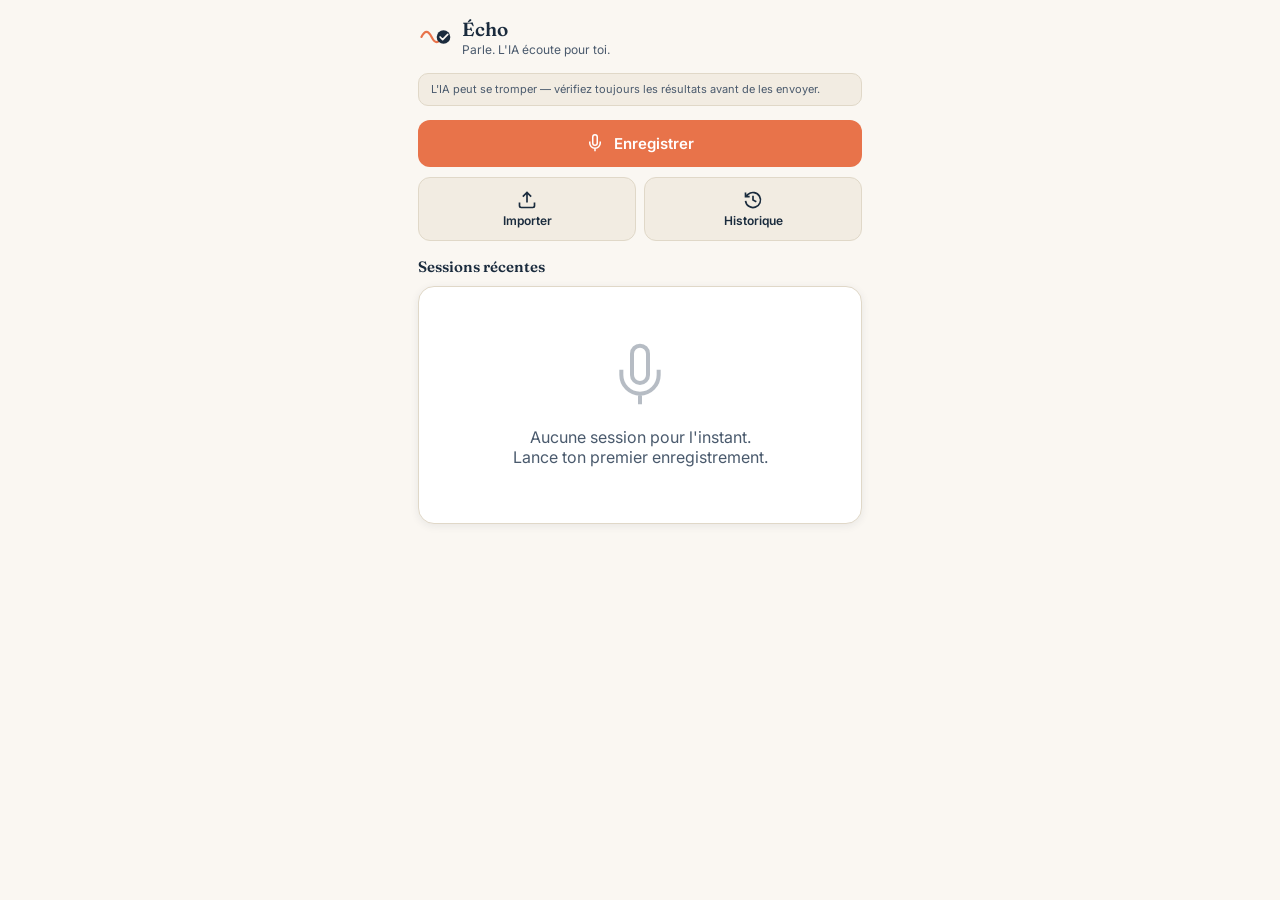
<file: index.html>
<!DOCTYPE html>
<html lang="fr">
<head>
<meta charset="UTF-8">
<meta name="viewport" content="width=device-width, initial-scale=1.0, maximum-scale=1.0, viewport-fit=cover">
<title>Écho</title>
<meta name="theme-color" content="#E8734A">
<link rel="manifest" href="/manifest.json">
<link rel="icon" href="/icon-192.png" type="image/png">
<link rel="apple-touch-icon" href="/icon-192.png">
<link rel="preconnect" href="https://fonts.googleapis.com">
<link href="https://fonts.googleapis.com/css2?family=Fraunces:wght@500;600;700&family=Inter:wght@400;500;600;700&display=swap" rel="stylesheet">
<link rel="stylesheet" href="/style.css">
</head>
<body>
<div class="container">
  <div class="header">
    <svg class="logo" viewBox="0 0 40 40" fill="none">
      <path d="M4 20 Q10 8, 16 20 T28 20" stroke="#E8734A" stroke-width="2.5" fill="none" stroke-linecap="round"/>
      <circle cx="30" cy="20" r="8" fill="#1A2B3D"/>
      <path d="M26 20l3 3 6-6" stroke="#FAF7F2" stroke-width="2" fill="none" stroke-linecap="round" stroke-linejoin="round"/>
    </svg>
    <div>
      <h1>Écho</h1>
      <div class="tagline">Parle. L'IA écoute pour toi.</div>
    </div>
  </div>

  <div class="disclaimer">
    L'IA peut se tromper — vérifiez toujours les résultats avant de les envoyer.
  </div>

  <div class="btn-row">
    <button class="btn btn-primary" onclick="location.href='/record.html?mode=live'">
      <svg class="btn-icon" viewBox="0 0 24 24" fill="none" stroke="white" stroke-width="2"><path d="M12 1a3 3 0 0 0-3 3v8a3 3 0 0 0 6 0V4a3 3 0 0 0-3-3z"/><path d="M19 10v2a7 7 0 0 1-14 0v-2M12 19v4"/></svg>
      Enregistrer
    </button>
  </div>
  <div class="btn-row">
    <button class="btn btn-secondary btn-compact" onclick="document.getElementById('fileInput').click()">
      <svg class="btn-icon" viewBox="0 0 24 24" fill="none" stroke="#1A2B3D" stroke-width="2"><path d="M21 15v4a2 2 0 0 1-2 2H5a2 2 0 0 1-2-2v-4M17 8l-5-5-5 5M12 3v12"/></svg>
      Importer
    </button>
    <button class="btn btn-secondary btn-compact" onclick="location.href='/history.html'">
      <svg class="btn-icon" viewBox="0 0 24 24" fill="none" stroke="#1A2B3D" stroke-width="2"><path d="M3 3v5h5M3.05 13A9 9 0 1 0 6 5.3L3 8"/><path d="M12 7v5l4 2"/></svg>
      Historique
    </button>
    <input type="file" id="fileInput" accept="audio/*">
  </div>

  <h2 style="font-size: 15px; margin: 16px 0 10px;">Sessions récentes</h2>
  <div class="card" id="recentSessions"></div>
</div>

<script src="/app.js"></script>
<script>
  const sessions = Echo.getSessions().slice(0, 5);
  const container = document.getElementById('recentSessions');

  if (sessions.length === 0) {
    container.innerHTML = `
      <div class="empty-state">
        <svg viewBox="0 0 24 24" fill="none" stroke="#4A5A6D" stroke-width="1.5"><path d="M12 1a3 3 0 0 0-3 3v8a3 3 0 0 0 6 0V4a3 3 0 0 0-3-3z"/><path d="M19 10v2a7 7 0 0 1-14 0v-2M12 19v4"/></svg>
        <div>Aucune session pour l'instant.<br>Lance ton premier enregistrement.</div>
      </div>`;
  } else {
    container.innerHTML = sessions.map(s => `
      <div class="session-item" onclick="location.href='/review.html?id=${s.id}'">
        <div>
          <div class="session-title">${Echo.escapeHtml(s.title || 'Session sans titre')}</div>
          <div class="session-date">${Echo.formatDate(s.date)}</div>
        </div>
        <div class="session-counts">
          <span class="badge">${(s.tasks || []).length} tâches</span>
        </div>
      </div>
    `).join('');
  }

  document.getElementById('fileInput').addEventListener('change', (e) => {
    const file = e.target.files[0];
    if (!file) return;
    const reader = new FileReader();
    reader.onload = () => {
      sessionStorage.setItem('echo_import_data', reader.result);
      sessionStorage.setItem('echo_import_name', file.name);
      sessionStorage.setItem('echo_import_size', String(file.size));
      location.href = '/record.html?mode=import';
    };
    reader.readAsDataURL(file);
  });
</script>
</body>
</html>
</file>
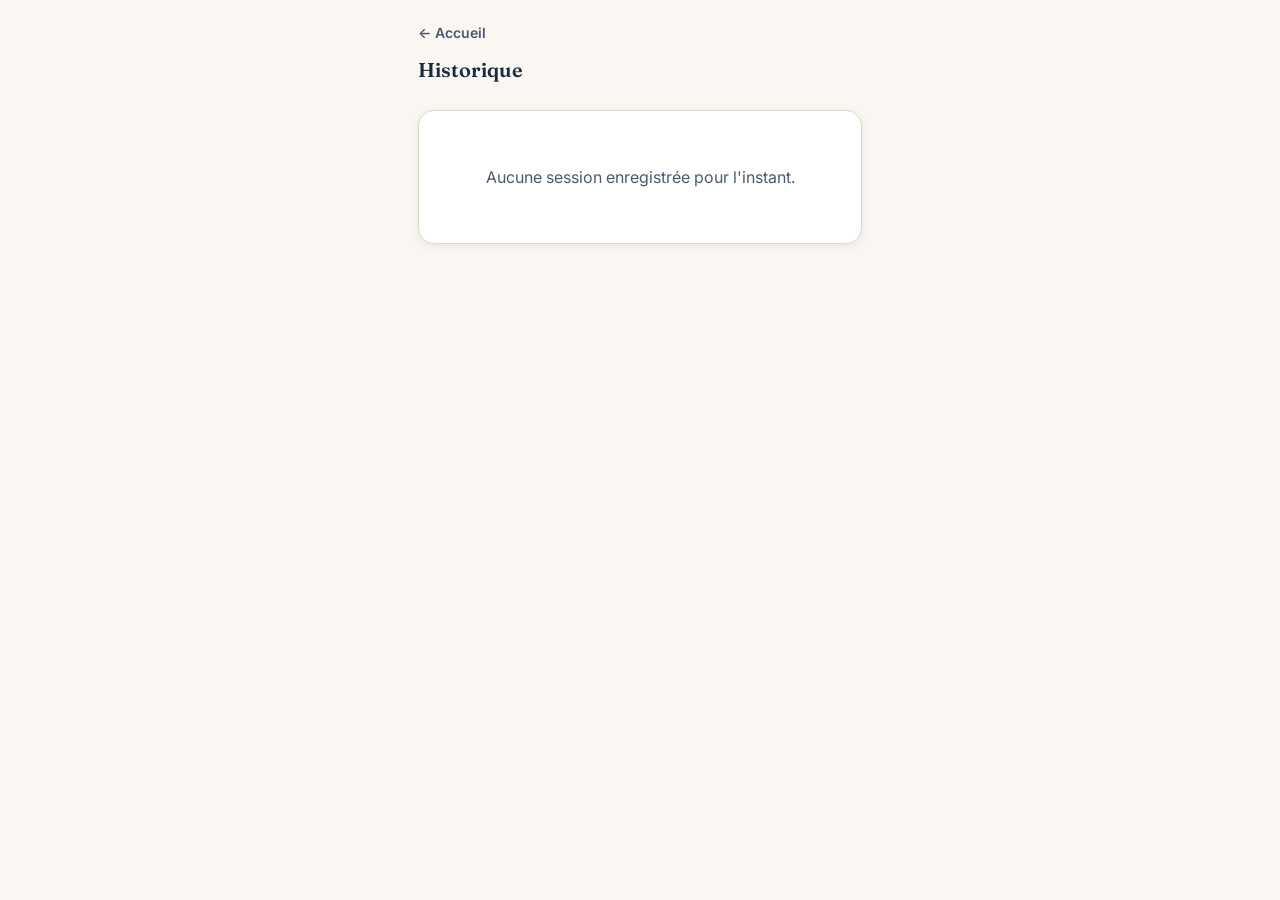
<file: history.html>
<!DOCTYPE html>
<html lang="fr">
<head>
<meta charset="UTF-8">
<meta name="viewport" content="width=device-width, initial-scale=1.0, maximum-scale=1.0, viewport-fit=cover">
<title>Écho — Historique</title>
<meta name="theme-color" content="#E8734A">
<link rel="manifest" href="/manifest.json">
<link rel="icon" href="/icon-192.png" type="image/png">
<link href="https://fonts.googleapis.com/css2?family=Fraunces:wght@500;600;700&family=Inter:wght@400;500;600;700&display=swap" rel="stylesheet">
<link rel="stylesheet" href="/style.css">
</head>
<body>
<div class="container">
  <button class="back-btn" onclick="location.href='/index.html'">← Accueil</button>
  <h1 style="font-size:20px; margin-bottom:16px;">Historique</h1>

  <div class="history-actions">
    <button class="link-btn" id="clearAllBtn">Vider tout l'historique</button>
  </div>

  <div class="card" id="allSessions"></div>
</div>

<script src="/app.js"></script>
<script src="/history.js"></script>
</body>
</html>
</file>
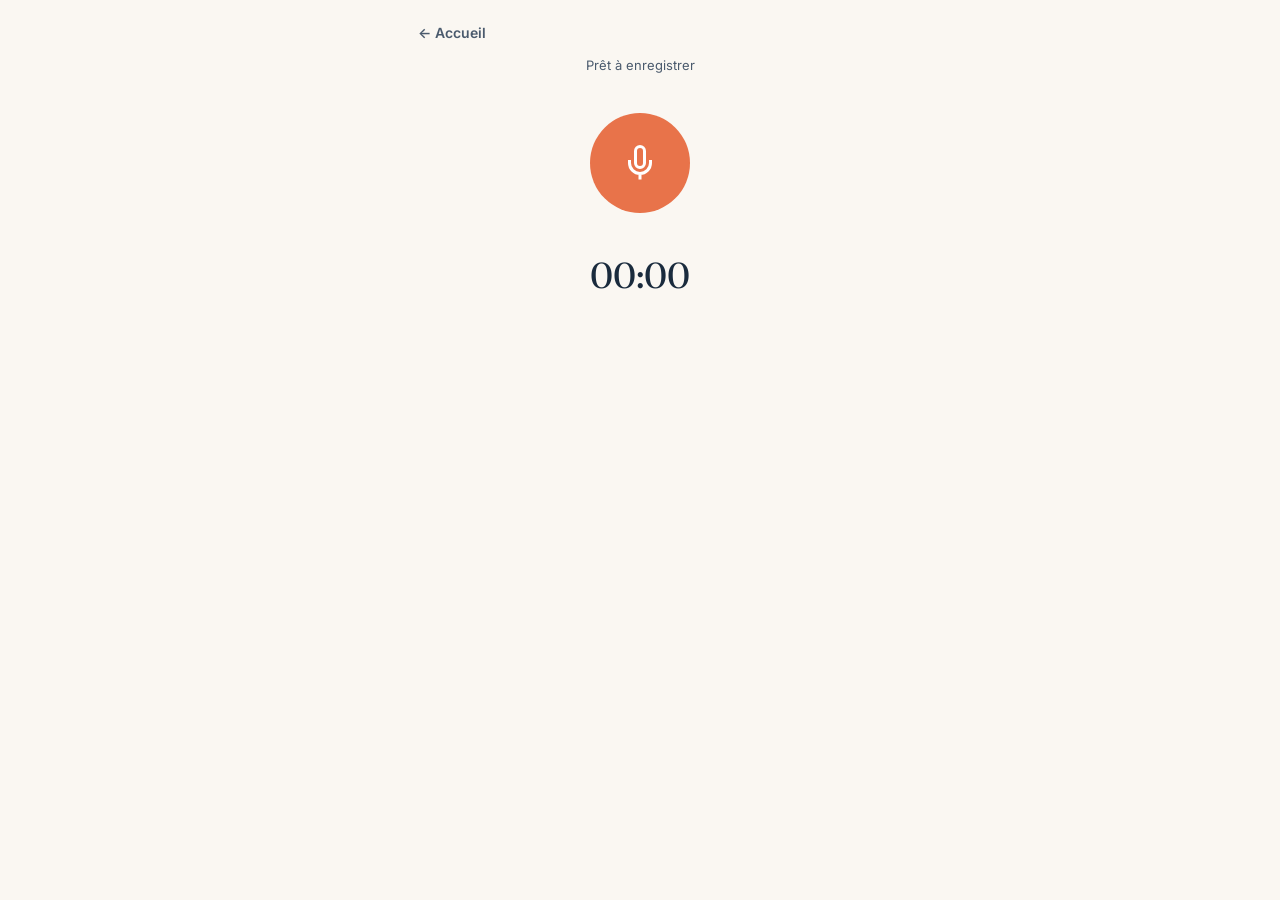
<file: record.html>
<!DOCTYPE html>
<html lang="fr">
<head>
<meta charset="UTF-8">
<meta name="viewport" content="width=device-width, initial-scale=1.0, maximum-scale=1.0, viewport-fit=cover">
<title>Écho — Enregistrement</title>
<meta name="theme-color" content="#E8734A">
<link rel="manifest" href="/manifest.json">
<link rel="icon" href="/icon-192.png" type="image/png">
<link href="https://fonts.googleapis.com/css2?family=Fraunces:wght@500;600;700&family=Inter:wght@400;500;600;700&display=swap" rel="stylesheet">
<link rel="stylesheet" href="/style.css">
</head>
<body>
<div class="container">
  <button class="back-btn" onclick="location.href='/index.html'">← Accueil</button>

  <div id="unsupportedUI" class="card" style="display:none;">
    <div style="color: var(--coral); font-weight: 600; margin-bottom: 8px;">Enregistrement non disponible</div>
    <div style="font-size: 14px; color: var(--ink-soft);">Ton navigateur ne supporte pas l'enregistrement audio (MediaRecorder). Essaie Chrome sur Android, ou importe un fichier audio déjà enregistré depuis l'accueil.</div>
  </div>

  <div id="liveUI" style="display:none;">
    <div class="rec-status" id="recStatus">Prêt à enregistrer</div>
    <button class="record-pulse" id="pulseBtn" aria-label="Démarrer l'enregistrement">
      <svg width="36" height="36" viewBox="0 0 24 24" fill="none" stroke="white" stroke-width="2"><path d="M12 1a3 3 0 0 0-3 3v8a3 3 0 0 0 6 0V4a3 3 0 0 0-3-3z"/><path d="M19 10v2a7 7 0 0 1-14 0v-2M12 19v4"/></svg>
    </button>
    <div class="timer" id="timer">00:00</div>
    <div id="warningBanner"></div>
    <div class="btn-row">
      <button class="btn btn-secondary" id="pauseBtn" style="display:none;">Pause</button>
      <button class="btn btn-primary" id="stopBtn" style="display:none;">Terminer</button>
    </div>
  </div>

  <div id="importUI" style="display:none;">
    <div class="card">
      <div style="font-weight:600; margin-bottom: 8px;">Fichier importé</div>
      <div id="importFileName" style="color: var(--ink-soft); font-size: 14px; margin-bottom: 4px;"></div>
      <div id="importFileSize" style="color: var(--ink-soft); font-size: 12px; margin-bottom: 16px;"></div>
      <div id="importSizeError" style="display:none;"></div>
      <button class="btn btn-primary" id="processImportBtn">Lancer l'analyse</button>
    </div>
  </div>

  <div id="loadingUI" class="loading-state" style="display:none;">
    <div class="spinner"></div>
    <div class="loading-text" id="loadingText">Transcription en cours…</div>
  </div>

  <div id="errorUI" class="card" style="display:none;">
    <div style="color: var(--coral); font-weight: 600; margin-bottom: 8px;">Une erreur est survenue</div>
    <div id="errorMsg" style="font-size: 14px; color: var(--ink-soft); margin-bottom: 16px;"></div>
    <button class="btn btn-secondary" onclick="location.href='/index.html'">Retour à l'accueil</button>
  </div>
</div>

<script src="/app.js"></script>
<script src="/record.js"></script>
</body>
</html>
</file>
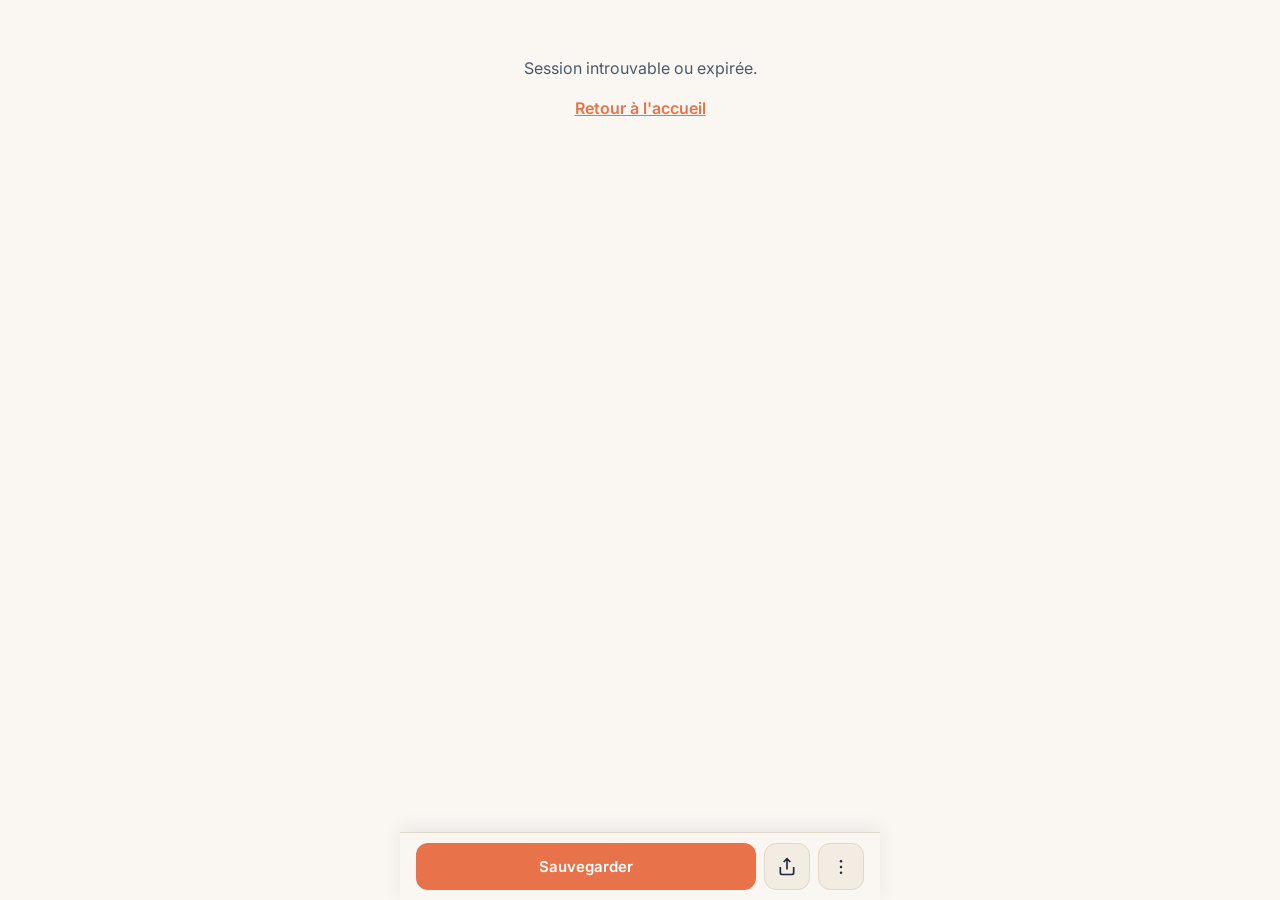
<file: review.html>
<!DOCTYPE html>
<html lang="fr">
<head>
<meta charset="UTF-8">
<meta name="viewport" content="width=device-width, initial-scale=1.0, maximum-scale=1.0, viewport-fit=cover">
<title>Écho — Résultat</title>
<meta name="theme-color" content="#E8734A">
<link rel="manifest" href="/manifest.json">
<link rel="icon" href="/icon-192.png" type="image/png">
<link href="https://fonts.googleapis.com/css2?family=Fraunces:wght@500;600;700&family=Inter:wght@400;500;600;700&display=swap" rel="stylesheet">
<link rel="stylesheet" href="/style.css">
</head>
<body>
<div class="container with-sticky-bar">
  <button class="back-btn" onclick="location.href='/index.html'">← Accueil</button>
  <h1 id="sessionTitle" contenteditable="true" style="font-size:19px; margin-bottom:2px;"></h1>
  <div class="session-date" id="sessionDate" style="margin-bottom:14px;"></div>

  <div class="card">
    <div style="font-weight:600; margin-bottom:6px; font-size:14px;">Résumé</div>
    <div class="summary-box" id="summaryText" contenteditable="true"></div>
  </div>

  <div class="tabs">
    <button class="tab active" data-tab="tasks">✓ Tâches</button>
    <button class="tab" data-tab="decisions">🤝 Décisions</button>
    <button class="tab" data-tab="deadlines">📅 Échéances</button>
  </div>

  <div class="card">
    <div id="tabContent"></div>
    <div class="add-item-row">
      <input type="text" class="add-item-input" id="addItemInput" placeholder="Ajouter manuellement…">
      <button class="add-item-btn" id="addItemBtn">+</button>
    </div>
  </div>
</div>

<div class="sticky-actions">
  <button class="btn btn-primary" id="saveBtn">Sauvegarder</button>
  <button class="sticky-icon-btn" id="shareBtn" aria-label="Partager">
    <svg viewBox="0 0 24 24" fill="none" stroke="#1A2B3D" stroke-width="2"><path d="M4 12v7a2 2 0 0 0 2 2h12a2 2 0 0 0 2-2v-7M16 6l-4-4-4 4M12 2v13"/></svg>
  </button>
  <button class="sticky-icon-btn" id="moreBtn" aria-label="Plus d'options">
    <svg viewBox="0 0 24 24" fill="none" stroke="#1A2B3D" stroke-width="2"><circle cx="12" cy="5" r="1.5" fill="#1A2B3D" stroke="none"/><circle cx="12" cy="12" r="1.5" fill="#1A2B3D" stroke="none"/><circle cx="12" cy="19" r="1.5" fill="#1A2B3D" stroke="none"/></svg>
  </button>
</div>

<div class="more-menu" id="moreMenu" style="display:none;">
  <div class="more-menu-sheet">
    <button class="more-menu-item" id="exportMenuBtn">
      <svg viewBox="0 0 24 24" fill="none" stroke="#1A2B3D" stroke-width="2"><path d="M21 15v4a2 2 0 0 1-2 2H5a2 2 0 0 1-2-2v-4M7 10l5 5 5-5M12 15V3"/></svg>
      Exporter en markdown
    </button>
    <button class="more-menu-item" id="newSessionMenuBtn">
      <svg viewBox="0 0 24 24" fill="none" stroke="#1A2B3D" stroke-width="2"><path d="M12 1a3 3 0 0 0-3 3v8a3 3 0 0 0 6 0V4a3 3 0 0 0-3-3z"/><path d="M19 10v2a7 7 0 0 1-14 0v-2M12 19v4"/></svg>
      Nouvelle réunion
    </button>
    <button class="more-menu-item danger" id="deleteMenuBtn" style="display:none;">
      <svg viewBox="0 0 24 24" fill="none" stroke="#E8734A" stroke-width="2"><path d="M3 6h18M8 6V4a2 2 0 0 1 2-2h4a2 2 0 0 1 2 2v2m3 0v14a2 2 0 0 1-2 2H7a2 2 0 0 1-2-2V6h14z"/></svg>
      Supprimer cette session
    </button>
    <button class="more-menu-item" id="closeMenuBtn" style="color:var(--ink-soft); font-weight:600;">
      Annuler
    </button>
  </div>
</div>

<script src="/app.js"></script>
<script src="/review.js"></script>
</body>
</html>
</file>
<file: style.css>
:root {
  --paper: #FAF7F2;
  --paper-soft: #F2ECE2;
  --ink: #1A2B3D;
  --ink-soft: #4A5A6D;
  --coral: #E8734A;
  --coral-soft: #F5C4AE;
  --gold: #C99A3E;
  --gold-soft: #EFDDB0;
  --sage: #7A9471;
  --sage-soft: #D9E4D2;
  --border: #E0D8C8;
  --shadow: rgba(26, 43, 61, 0.08);
  --radius: 16px;
  --font-serif: 'Fraunces', Georgia, serif;
  --font-sans: 'Inter', -apple-system, sans-serif;
}

* { box-sizing: border-box; margin: 0; padding: 0; -webkit-tap-highlight-color: transparent; }

html, body { height: 100%; }

body {
  background: var(--paper);
  color: var(--ink);
  font-family: var(--font-sans);
  min-height: 100vh;
  padding-bottom: env(safe-area-inset-bottom);
  padding-top: env(safe-area-inset-top);
}

h1, h2, h3, .serif { font-family: var(--font-serif); font-weight: 600; color: var(--ink); }

.container { max-width: 480px; margin: 0 auto; padding: 18px 18px 16px; }
.container.with-sticky-bar { padding-bottom: 96px; }

.header { display: flex; align-items: center; gap: 10px; margin-bottom: 16px; }
.logo { width: 34px; height: 34px; flex-shrink: 0; }
.header h1 { font-size: 19px; line-height: 1.2; }
.tagline { font-size: 12px; color: var(--ink-soft); margin-top: 1px; }

.disclaimer {
  font-size: 11px;
  color: var(--ink-soft);
  background: var(--paper-soft);
  border: 1px solid var(--border);
  border-radius: 10px;
  padding: 8px 12px;
  margin-bottom: 14px;
  line-height: 1.35;
}

.back-btn {
  display: inline-flex; align-items: center; gap: 6px;
  background: none; border: none; color: var(--ink-soft);
  font-family: var(--font-sans); font-size: 14px; font-weight: 600;
  cursor: pointer; margin-bottom: 10px; padding: 6px 0;
}

.card {
  background: white; border-radius: var(--radius); border: 1px solid var(--border);
  padding: 16px; margin-bottom: 12px; box-shadow: 0 2px 8px var(--shadow);
}

.btn {
  display: flex; align-items: center; justify-content: center; gap: 10px;
  width: 100%; padding: 14px; border-radius: 12px; border: none;
  font-family: var(--font-sans); font-size: 15px; font-weight: 600;
  cursor: pointer; transition: transform 0.15s ease, opacity 0.15s ease;
}
.btn:active { transform: scale(0.97); }
.btn:disabled { opacity: 0.5; pointer-events: none; }
.btn-primary { background: var(--coral); color: white; }
.btn-secondary { background: var(--paper-soft); color: var(--ink); border: 1px solid var(--border); }
.btn-danger { color: var(--coral); }
.btn-icon { width: 18px; height: 18px; flex-shrink: 0; }
.btn-row { display: flex; gap: 8px; margin-bottom: 10px; }
.btn-row:last-child { margin-bottom: 0; }

/* Boutons secondaires compacts côte à côte (accueil) */
.btn-compact {
  flex-direction: column; gap: 4px; padding: 12px 6px;
  font-size: 12px; font-weight: 600; line-height: 1.2;
}
.btn-compact .btn-icon { width: 20px; height: 20px; }

.session-item {
  display: flex; justify-content: space-between; align-items: center;
  padding: 14px 0; border-bottom: 1px solid var(--border); cursor: pointer; gap: 10px;
}
.session-item:last-child { border-bottom: none; }
.session-title { font-weight: 600; font-size: 15px; }
.session-date { font-size: 12px; color: var(--ink-soft); margin-top: 2px; }
.session-summary { font-size: 12px; color: var(--ink-soft); margin-top: 4px; max-width: 280px; overflow: hidden; text-overflow: ellipsis; white-space: nowrap; }
.session-counts { display: flex; gap: 6px; flex-shrink: 0; }

.badge {
  font-size: 11px; padding: 3px 8px; border-radius: 20px;
  background: var(--coral-soft); color: var(--ink); font-weight: 600; white-space: nowrap;
}
.badge-gold { background: var(--gold-soft); }
.badge-sage { background: var(--sage-soft); }

.empty-state { text-align: center; padding: 40px 20px; color: var(--ink-soft); }
.empty-state svg { width: 64px; height: 64px; margin-bottom: 16px; opacity: 0.4; }

.record-pulse {
  width: 100px; height: 100px; border-radius: 50%; background: var(--coral);
  display: flex; align-items: center; justify-content: center; margin: 40px auto;
  box-shadow: 0 0 0 0 rgba(232, 115, 74, 0.5); animation: pulse 2s infinite; cursor: pointer;
  border: none;
}
.record-pulse.paused { animation: none; background: var(--ink-soft); }
@keyframes pulse {
  0% { box-shadow: 0 0 0 0 rgba(232, 115, 74, 0.4); }
  70% { box-shadow: 0 0 0 24px rgba(232, 115, 74, 0); }
  100% { box-shadow: 0 0 0 0 rgba(232, 115, 74, 0); }
}

.timer { text-align: center; font-family: var(--font-serif); font-size: 36px; margin: 16px 0; }
.rec-status { text-align: center; font-size: 13px; color: var(--ink-soft); margin-bottom: 8px; }
.warning-banner {
  background: var(--gold-soft); color: var(--ink); font-size: 13px; font-weight: 600;
  padding: 10px 16px; border-radius: 10px; text-align: center; margin-bottom: 16px;
}
.error-banner {
  background: var(--coral-soft); color: var(--ink); font-size: 13px; font-weight: 600;
  padding: 10px 16px; border-radius: 10px; text-align: center; margin-bottom: 16px;
}

.tabs { display: flex; gap: 6px; margin-bottom: 14px; }
.tab {
  flex: 1; text-align: center; padding: 9px 4px; border-radius: 10px; font-size: 12px;
  font-weight: 600; background: var(--paper-soft); color: var(--ink-soft); cursor: pointer;
  border: none; font-family: var(--font-sans); white-space: nowrap;
}
.tab.active { background: var(--ink); color: var(--paper); }

.item-row { display: flex; align-items: flex-start; gap: 10px; padding: 10px 0; border-bottom: 1px solid var(--border); }
.item-row:last-child { border-bottom: none; }
.item-text { flex: 1; font-size: 14px; line-height: 1.4; }
.item-text[contenteditable="true"] { outline: none; border-bottom: 1px dashed var(--border); }
.item-meta { display: flex; gap: 6px; align-items: center; margin-top: 5px; flex-wrap: wrap; }
.item-confidence { font-size: 10px; color: var(--ink-soft); opacity: 0.7; }
.item-delete {
  background: none; border: none; color: var(--ink-soft); cursor: pointer;
  font-size: 18px; line-height: 1; padding: 4px 6px; flex-shrink: 0;
}

.add-item-row { display: flex; gap: 8px; margin-top: 10px; }
.add-item-input {
  flex: 1; border: 1px solid var(--border); border-radius: 10px; padding: 9px 12px;
  font-family: var(--font-sans); font-size: 14px; background: var(--paper-soft); color: var(--ink);
}
.add-item-btn {
  background: var(--ink); color: var(--paper); border: none; border-radius: 10px;
  padding: 0 16px; font-weight: 700; cursor: pointer; font-size: 18px;
}

/* Barre d'action fixe en bas de review.html : remplace la pile de boutons
   pleine largeur pour tenir sur un seul écran sans scroll superflu. */
.sticky-actions {
  position: fixed; bottom: 0; left: 0; right: 0;
  background: var(--paper); border-top: 1px solid var(--border);
  padding: 10px 16px calc(10px + env(safe-area-inset-bottom));
  display: flex; gap: 8px; align-items: stretch;
  max-width: 480px; margin: 0 auto;
  box-shadow: 0 -4px 16px var(--shadow);
  z-index: 10;
}
.sticky-actions .btn-primary { flex: 1; }
.sticky-icon-btn {
  width: 46px; flex-shrink: 0; background: var(--paper-soft); border: 1px solid var(--border);
  border-radius: 12px; display: flex; align-items: center; justify-content: center;
  cursor: pointer; color: var(--ink);
}
.sticky-icon-btn svg { width: 20px; height: 20px; }
.sticky-icon-btn.danger { color: var(--coral); }

.more-menu {
  position: fixed; bottom: 0; left: 0; right: 0; top: 0;
  background: rgba(26,43,61,0.35); z-index: 20;
  display: flex; align-items: flex-end;
}
.more-menu-sheet {
  background: var(--paper); width: 100%; max-width: 480px; margin: 0 auto;
  border-radius: 20px 20px 0 0; padding: 8px 16px calc(16px + env(safe-area-inset-bottom));
}
.more-menu-item {
  display: flex; align-items: center; gap: 12px; width: 100%; text-align: left;
  background: none; border: none; padding: 14px 4px; font-size: 15px; font-weight: 600;
  color: var(--ink); font-family: var(--font-sans); border-bottom: 1px solid var(--border);
}
.more-menu-item:last-child { border-bottom: none; }
.more-menu-item.danger { color: var(--coral); }
.more-menu-item svg { width: 20px; height: 20px; flex-shrink: 0; }

.summary-box { font-size: 14px; line-height: 1.6; color: var(--ink-soft); outline: none; }

input[type="file"] { display: none; }

.loading-state { text-align: center; padding: 60px 20px; }
.loading-state .spinner {
  width: 40px; height: 40px; border: 3px solid var(--border); border-top-color: var(--coral);
  border-radius: 50%; margin: 0 auto 20px; animation: spin 0.8s linear infinite;
}
@keyframes spin { to { transform: rotate(360deg); } }
.loading-text { color: var(--ink-soft); font-size: 14px; }

.history-actions { display: flex; justify-content: flex-end; margin-bottom: 12px; }
.link-btn {
  background: none; border: none; color: var(--coral); font-family: var(--font-sans);
  font-size: 13px; font-weight: 600; cursor: pointer; padding: 4px;
}

select.priority-select, select.date-select {
  font-family: var(--font-sans); font-size: 12px; border: 1px solid var(--border);
  border-radius: 8px; padding: 2px 6px; background: white; color: var(--ink);
}
</file>
